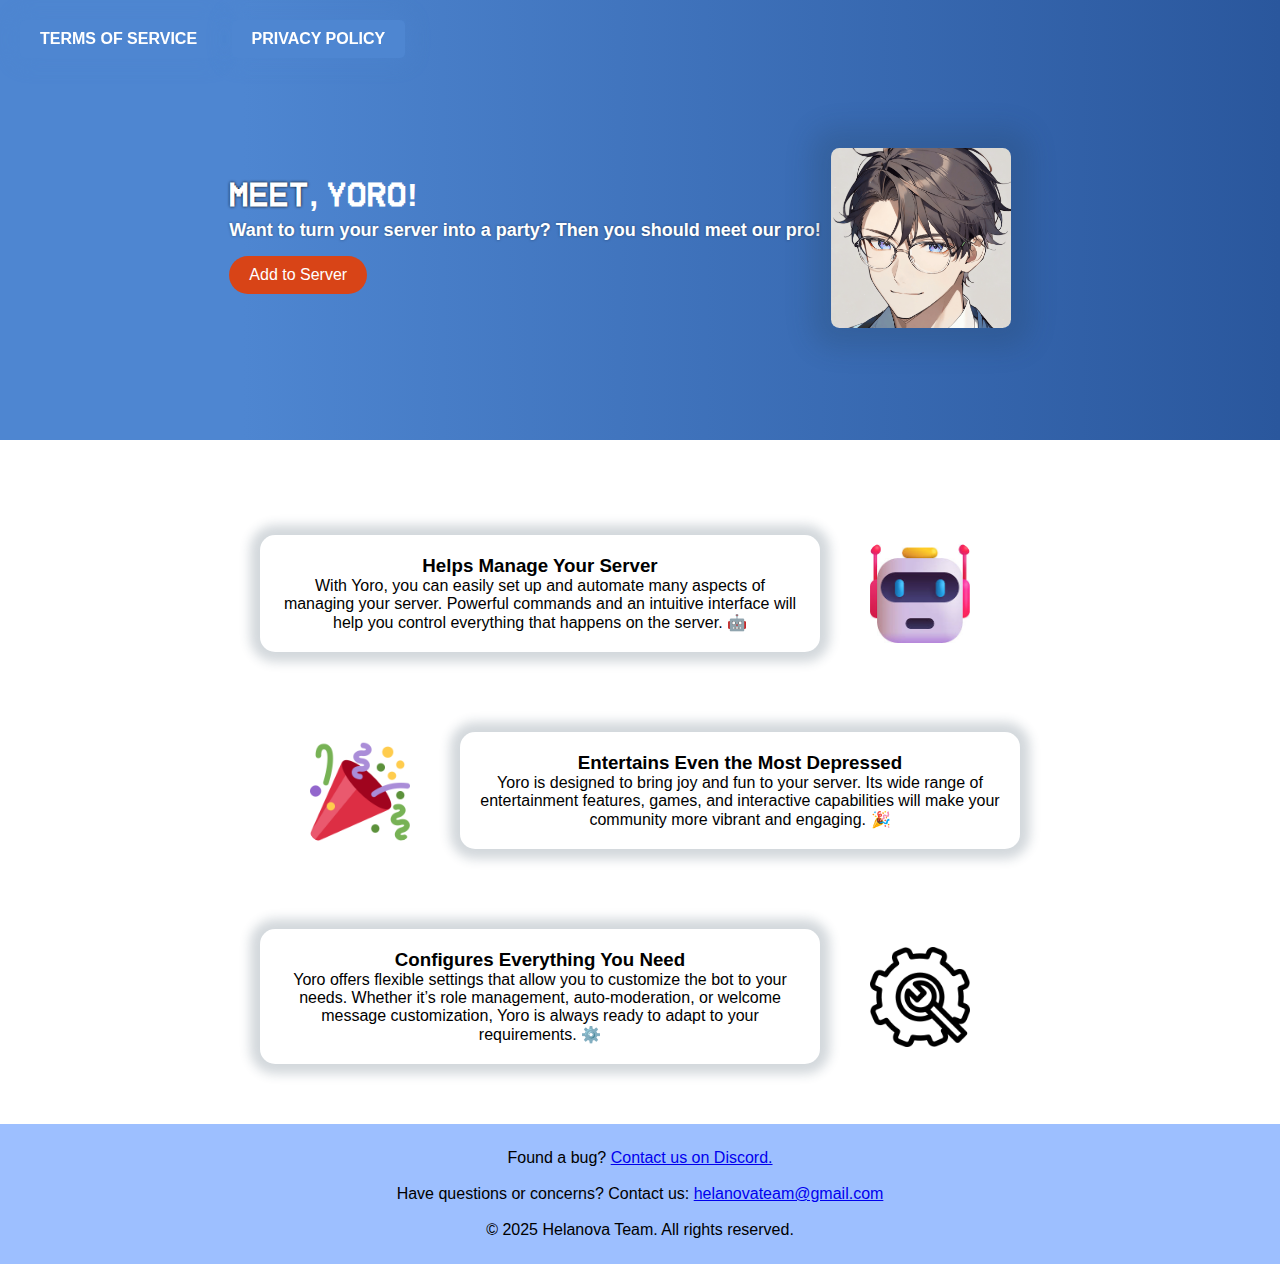
<file: index.html>
<!DOCTYPE html>
<html lang="en">
<head>
    <meta charset="UTF-8">
    <meta name="viewport" content="width=device-width, initial-scale=1.0">
    <title>Yoro Bot</title>
    <link rel="icon" href="assets/icons/Yoro.ico" type="image/x-icon">
    <link rel="stylesheet" href="style.css">
</head>
<body>
    <i class="fa-solid fa-angle-up has-text-white fa-2xl mt-5"></i>
    <header>
        <div class="nav-buttons">
            <a href="policy/tos.html" target="_parent">Terms of Service</a>
            <a href="policy/privacy.html" target="_parent">Privacy Policy</a>
        </div>
    </header>
    <div class="container">
        <div class="content">
            <div class="text">
                <div class="title">
                    <h1><span class="static-text" style="font-family: 'pixel'; text-shadow: 0px 0px 3px rgba(0,0,0,1);">Meet</span>, <span class="animated-text" style="font-family: 'pixel';">Yoro</span>!</h1>
                    <h2 style="text-shadow: 0px 0px 3px rgba(0,0,0,0.4); font-size: 18px; margin-top: -15px; margin-right: 30px;">Want to turn your server into a party? Then you should meet our pro!</h2>
                    <a href="https://discord.com/oauth2/authorize?client_id=1249961862859067453" class="joinbutton">Add to Server</a>
                </div>   
            </div>
            <div class="avatar">
                <img src="assets/images/Йоро.png" alt="Yoro Avatar" class="pixelavatar">
            </div>
        </div>
    </div>
    <div id="features" class="feat">
            <div class="feature">
                <div class="feature-content">
                    <h3>Helps Manage Your Server</h3>
                    <p>With Yoro, you can easily set up and automate many aspects of managing your server. Powerful commands and an intuitive interface will help you control everything that happens on the server. 🤖</p>
                </div>
                <img src="assets/images/робот.jpg" alt="Server Management">
            </div>
            <div class="feature">
                <div class="feature-content">
                    <h3>Entertains Even the Most Depressed</h3>
                    <p>Yoro is designed to bring joy and fun to your server. Its wide range of entertainment features, games, and interactive capabilities will make your community more vibrant and engaging. 🎉</p>
                </div>
                <img src="assets/images/хлопушка.png" alt="Entertainment">
            </div>
            <div class="feature">
                <div class="feature-content">
                    <h3>Configures Everything You Need</h3>
                    <p>Yoro offers flexible settings that allow you to customize the bot to your needs. Whether it’s role management, auto-moderation, or welcome message customization, Yoro is always ready to adapt to your requirements. ⚙️</p>
                </div>
                <img src="assets/images/шестерня.png" alt="Customization">
            </div>
        </div>
    <footer style="background-color: rgb(157, 191, 255); margin-top: -50px; height: 100px; align-content: center; font-family:Verdana, Geneva, Tahoma, sans-serif">
        <span>
             Found a bug? <a href="https://discord.gg/k2e6PCetBd">Contact us on Discord.</a>
        <br><br>Have questions or concerns? Contact us: <a href="mailto:helanovateam@gmail.com">helanovateam@gmail.com</a>
        <br><br>© 2025 Helanova Team. All rights reserved.</span>
    </footer>
</body>
</html>
</file>
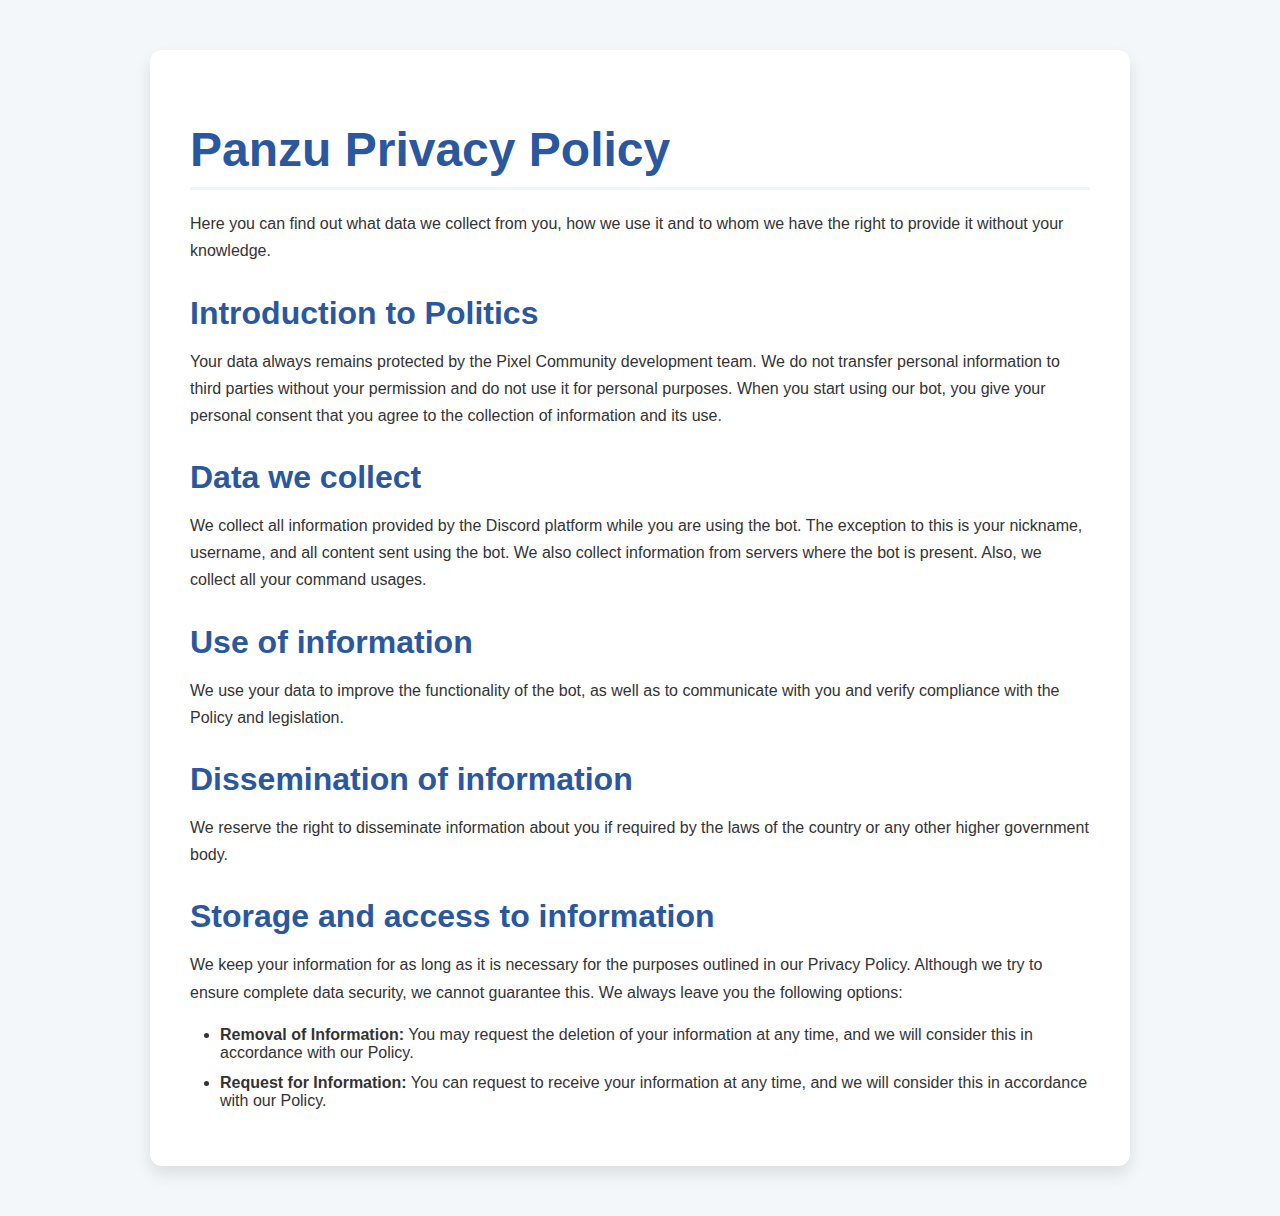
<file: privacy.html>
<!DOCTYPE html>
<html lang="en">
<head>
    <meta charset="UTF-8">
    <meta name="viewport" content="width=device-width, initial-scale=1.0">
    <title>Panzu Privacy Policy</title>
    <link rel="icon" href="assets/icons/Panzu.ico" type="image/x-icon">
    <link rel="stylesheet" href="styles.css"> </head>
<body>
<div class="body2">
    <h1>Panzu Privacy Policy</h1>
    <p>Here you can find out what data we collect from you, how we use it and to whom we have the right to provide it without your knowledge.</p>

    <h2>Introduction to Politics</h2>
    <p>Your data always remains protected by the Pixel Community development team. We do not transfer personal information to third parties without your permission and do not use it for personal purposes. When you start using our bot, you give your personal consent that you agree to the collection of information and its use.</p>

    <h2>Data we collect</h2>
    <p>We collect all information provided by the Discord platform while you are using the bot. The exception to this is your nickname, username, and all content sent using the bot. We also collect information from servers where the bot is present. Also, we collect all your command usages.</p>

    <h2>Use of information</h2>
    <p>We use your data to improve the functionality of the bot, as well as to communicate with you and verify compliance with the Policy and legislation.</p>

    <h2>Dissemination of information</h2>
    <p>We reserve the right to disseminate information about you if required by the laws of the country or any other higher government body.</p>

    <h2>Storage and access to information</h2>
    <p>We keep your information for as long as it is necessary for the purposes outlined in our Privacy Policy. Although we try to ensure complete data security, we cannot guarantee this. We always leave you the following options:</p>
    <ul>
        <li><strong>Removal of Information:</strong> You may request the deletion of your information at any time, and we will consider this in accordance with our Policy.</li>
        <li><strong>Request for Information:</strong> You can request to receive your information at any time, and we will consider this in accordance with our Policy.</li>
    </ul>
</div>
</body>
</html>
</file>
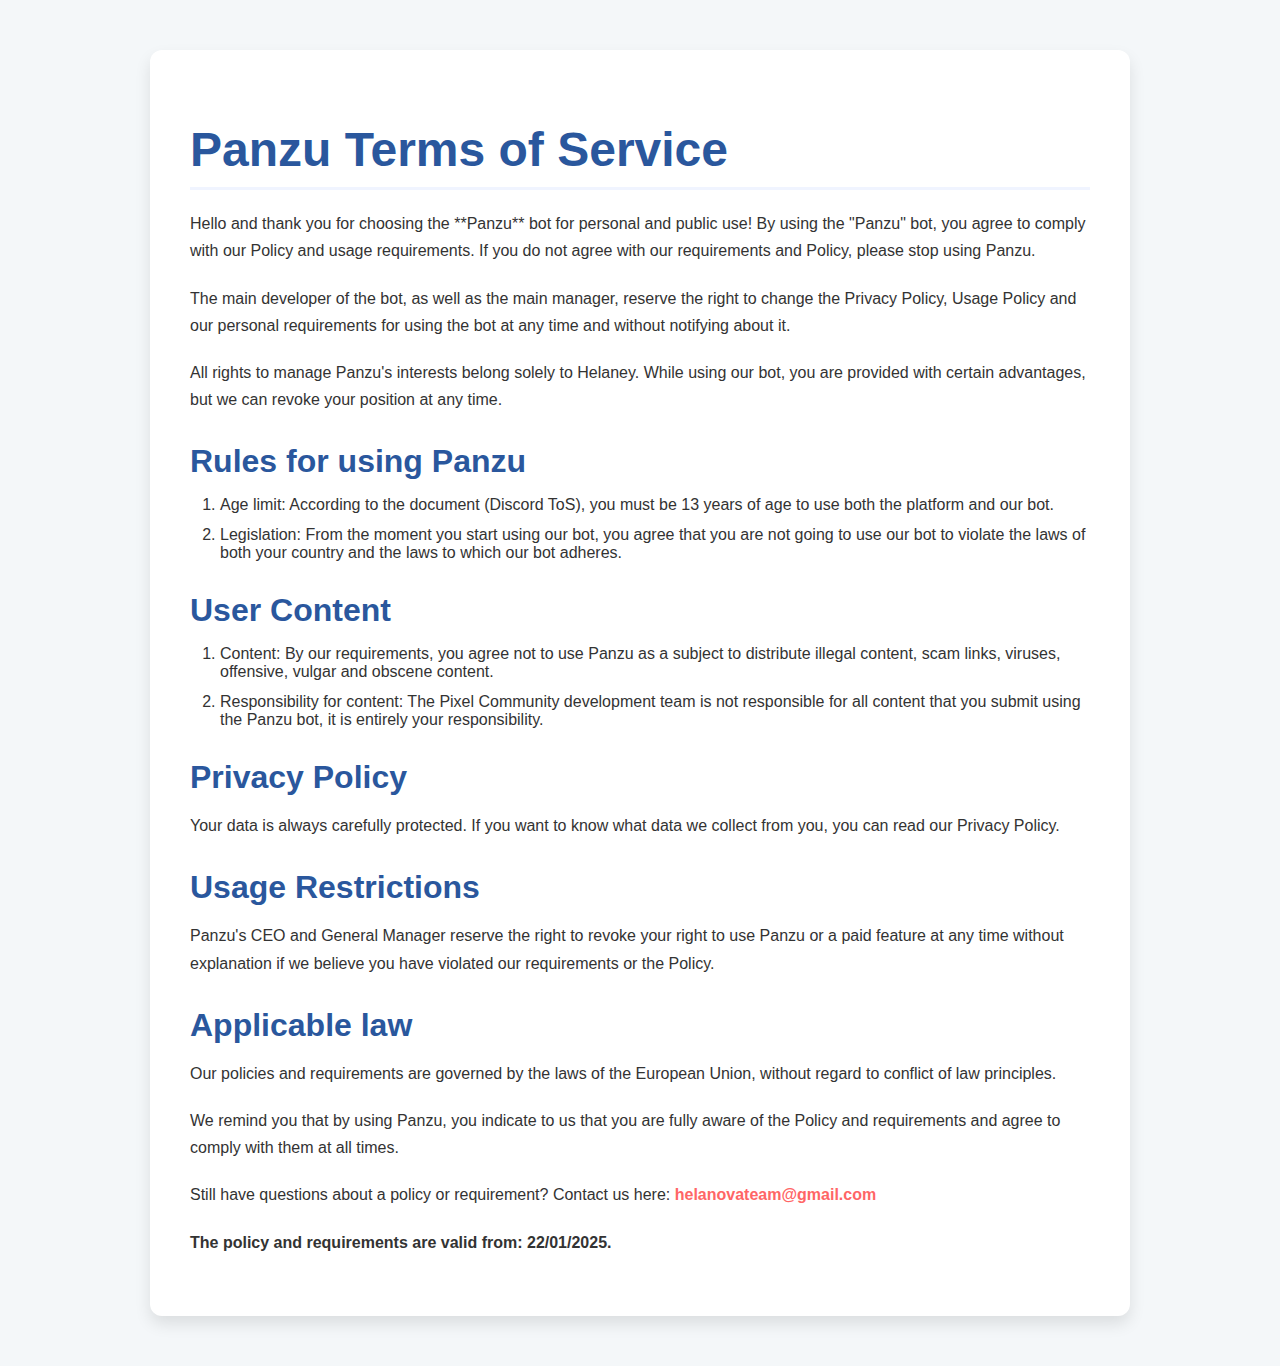
<file: terms.html>
<!DOCTYPE html>
<html lang="en">
<head>
    <meta charset="UTF-8">
    <meta name="viewport" content="width=device-width, initial-scale=1.0">
    <title>Panzu Terms of Service</title>
    <link rel="icon" href="assets/icons/Panzu.ico" type="image/x-icon">
    <link rel="stylesheet" href="styles.css"> </head>
<body>
    <div class="body2">
        <h1>Panzu Terms of Service</h1>
        <p>Hello and thank you for choosing the **Panzu** bot for personal and public use! By using the "Panzu" bot, you agree to comply with our Policy and usage requirements. If you do not agree with our requirements and Policy, please stop using Panzu.</p>

        <p>The main developer of the bot, as well as the main manager, reserve the right to change the Privacy Policy, Usage Policy and our personal requirements for using the bot at any time and without notifying about it.</p>

        <p>All rights to manage Panzu's interests belong solely to Helaney. While using our bot, you are provided with certain advantages, but we can revoke your position at any time.</p>

        <h2>Rules for using Panzu</h2>
        <ol>
            <li>Age limit: According to the document (Discord ToS), you must be 13 years of age to use both the platform and our bot.</li>
            <li>Legislation: From the moment you start using our bot, you agree that you are not going to use our bot to violate the laws of both your country and the laws to which our bot adheres.</li>
        </ol>

        <h2>User Content</h2>
        <ol>
            <li>Content: By our requirements, you agree not to use Panzu as a subject to distribute illegal content, scam links, viruses, offensive, vulgar and obscene content.</li>
            <li>Responsibility for content: The Pixel Community development team is not responsible for all content that you submit using the Panzu bot, it is entirely your responsibility.</li>
        </ol>

        <h2>Privacy Policy</h2>
        <p>Your data is always carefully protected. If you want to know what data we collect from you, you can read our Privacy Policy.</p>

        <h2>Usage Restrictions</h2>
        <p>Panzu's CEO and General Manager reserve the right to revoke your right to use Panzu or a paid feature at any time without explanation if we believe you have violated our requirements or the Policy.</p>

        <h2>Applicable law</h2>
        <p>Our policies and requirements are governed by the laws of the European Union, without regard to conflict of law principles.</p>
        <p>We remind you that by using Panzu, you indicate to us that you are fully aware of the Policy and requirements and agree to comply with them at all times.</p>

        <p>Still have questions about a policy or requirement? Contact us here: <a href="mailto:helanovateam@gmail.com">helanovateam@gmail.com</a></p>

        <p><strong>The policy and requirements are valid from: 22/01/2025.</strong></p>
    </div>
</body>
</html>
</file>
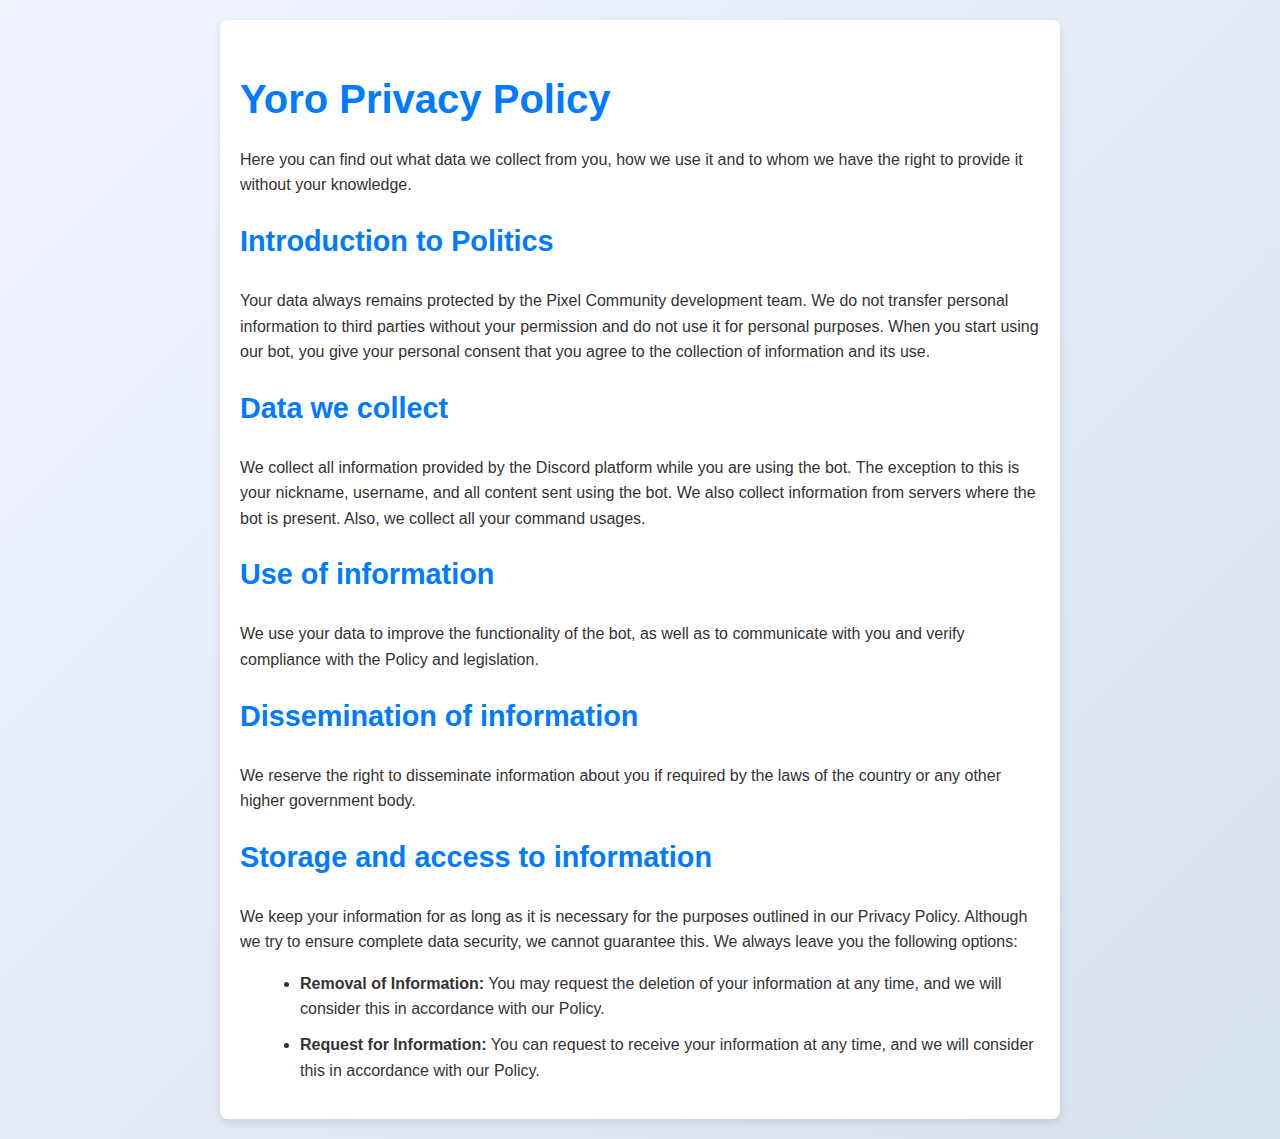
<file: policy/privacy.html>
<!DOCTYPE html>
<html lang="en">
<head>
    <meta charset="UTF-8">
    <meta name="viewport" content="width=device-width, initial-scale=1.0">
    <title>Privacy Policy</title>
    <link rel="icon" href="icons/Yoro.ico" type="image/x-icon">
    <link rel="stylesheet" href="tos.css">
</head>
<body>
<div class="body2">
    <h1>Yoro Privacy Policy</h1>
    <p>Here you can find out what data we collect from you, how we use it and to whom we have the right to provide it without your knowledge.</p>

    <h2>Introduction to Politics</h2>
    <p>Your data always remains protected by the Pixel Community development team. We do not transfer personal information to third parties without your permission and do not use it for personal purposes. When you start using our bot, you give your personal consent that you agree to the collection of information and its use.</p>

    <h2>Data we collect</h2>
    <p>We collect all information provided by the Discord platform while you are using the bot. The exception to this is your nickname, username, and all content sent using the bot. We also collect information from servers where the bot is present. Also, we collect all your command usages.</p>

    <h2>Use of information</h2>
    <p>We use your data to improve the functionality of the bot, as well as to communicate with you and verify compliance with the Policy and legislation.</p>

    <h2>Dissemination of information</h2>
    <p>We reserve the right to disseminate information about you if required by the laws of the country or any other higher government body.</p>

    <h2>Storage and access to information</h2>
    <p>We keep your information for as long as it is necessary for the purposes outlined in our Privacy Policy. Although we try to ensure complete data security, we cannot guarantee this. We always leave you the following options:</p>
    <ul>
        <li><strong>Removal of Information:</strong> You may request the deletion of your information at any time, and we will consider this in accordance with our Policy.</li>
        <li><strong>Request for Information:</strong> You can request to receive your information at any time, and we will consider this in accordance with our Policy.</li>
    </ul>
</div>
</body>
</html>
</file>
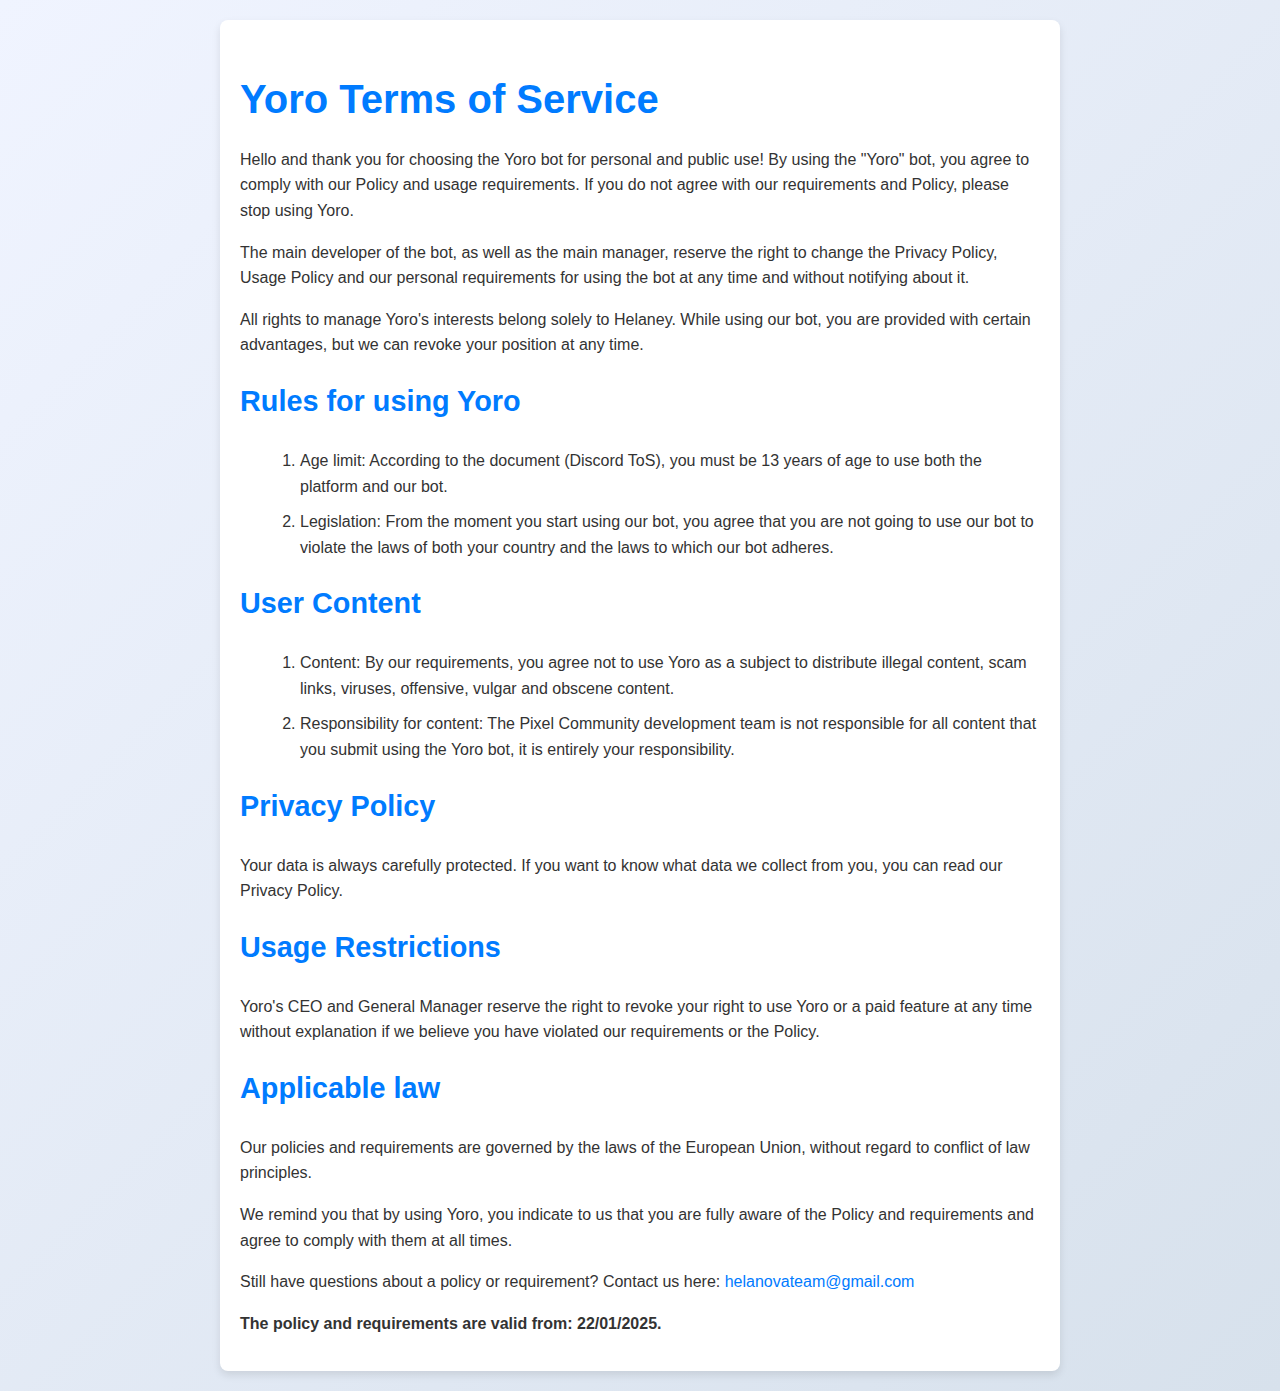
<file: policy/tos.html>
<!DOCTYPE html>
<html lang="en">
<head>
    <meta charset="UTF-8">
    <meta name="viewport" content="width=device-width, initial-scale=1.0">
    <title>Terms of Service</title>
    <link rel="icon" href="icons\Yoro.ico" type="image/x-icon">
    <link rel="stylesheet" href="tos.css">
</head>
<body>
    <div class="body2">
        <h1>Yoro Terms of Service</h1>
        <p>Hello and thank you for choosing the Yoro bot for personal and public use! By using the "Yoro" bot, you agree to comply with our Policy and usage requirements. If you do not agree with our requirements and Policy, please stop using Yoro.</p>

        <p>The main developer of the bot, as well as the main manager, reserve the right to change the Privacy Policy, Usage Policy and our personal requirements for using the bot at any time and without notifying about it.</p>

        <p>All rights to manage Yoro's interests belong solely to Helaney. While using our bot, you are provided with certain advantages, but we can revoke your position at any time.</p>

        <h2>Rules for using Yoro</h2>
        <ol>
            <li>Age limit: According to the document (Discord ToS), you must be 13 years of age to use both the platform and our bot.</li>
            <li>Legislation: From the moment you start using our bot, you agree that you are not going to use our bot to violate the laws of both your country and the laws to which our bot adheres.</li>
        </ol>

        <h2>User Content</h2>
        <ol>
            <li>Content: By our requirements, you agree not to use Yoro as a subject to distribute illegal content, scam links, viruses, offensive, vulgar and obscene content.</li>
            <li>Responsibility for content: The Pixel Community development team is not responsible for all content that you submit using the Yoro bot, it is entirely your responsibility.</li>
        </ol>

        <h2>Privacy Policy</h2>
        <p>Your data is always carefully protected. If you want to know what data we collect from you, you can read our Privacy Policy.</p>

        <h2>Usage Restrictions</h2>
        <p>Yoro's CEO and General Manager reserve the right to revoke your right to use Yoro or a paid feature at any time without explanation if we believe you have violated our requirements or the Policy.</p>

        <h2>Applicable law</h2>
        <p>Our policies and requirements are governed by the laws of the European Union, without regard to conflict of law principles.</p>
        <p>We remind you that by using Yoro, you indicate to us that you are fully aware of the Policy and requirements and agree to comply with them at all times.</p>

        <p>Still have questions about a policy or requirement? Contact us here: <a href="mailto:helanovateam@gmail.com">helanovateam@gmail.com</a></p>

        <p><strong>The policy and requirements are valid from: 22/01/2025.</strong></p>
    </div>
</body>
</html>
</file>
<file: style.css>
@font-face {
    font-family: 'pixel';
    src: url('assets/fonts/HomeVideo-Regular.otf');
}

html {
  scroll-behavior: smooth;
}

body {
    font-family: Arial, sans-serif;
    text-align: center;
    margin: 0;
    padding: 0;
}

body2 {
    background: linear-gradient(135deg, #f0f4ff, #d7e1ec);
    background-size: cover;
    height: 100vh;
    margin: 0;
    display: flex;
    align-items: center;
    justify-content: center;
    font-family: Arial, sans-serif;
}


.container {
    display: flex;
    flex-direction: column;
    min-height: 40vh;
    padding: 20px;
    background: rgb(78,134,209);
    background: linear-gradient(90deg, rgba(78,134,209,1) 19%, rgba(42,87,157,1) 100%);
    color: rgb(255, 255, 255);
    overflow-x: hidden;
}

#features {
    background-color: #ffffff;
    padding: 50px 20px;
    transition: background-color 1s ease;
    max-width: 800px;
    margin: 0 auto;
}

#features h2 {
    display: block;
    font-size: 24px;
    color: #333;
    margin-bottom: 20px;
    text-align: center;
}

.feature {
    display: flex;
    align-items: center;
    margin-bottom: 40px;
    margin-top: 25px;
    padding: 20px;
    background: #ffffff;
}

@keyframes slideLeftRight {
    0% {
        transform: translateX(-20%);
        opacity: 0;
    }
    50% {
        opacity: 0.8;
    }
    100% {
        transform: translateX(0);
        opacity: 1;
    }
}

@keyframes slideRightLeft {
    0% {
        transform: translateX(20%);
        opacity: 0;
    }
    50% {
        opacity: 0.8;
    }
    100% {
        transform: translateX(0);
        opacity: 1;
    }
}

.feature:nth-child(odd) {
    flex-direction: row;
    animation: slideRightLeft 1.3s ease-out;
}

.feature:nth-child(even) {
    flex-direction: row-reverse;
    animation: slideLeftRight 1.3s ease-out;
}

.feature-content {
    padding: 20px;
    text-align: center;
    flex: 1;
    color: rgb(0, 0, 0);
    border-radius: 15px;
    -webkit-box-shadow: 0px 0px 11px 10px rgba(34, 60, 80, 0.2);
    -moz-box-shadow: 0px 0px 11px 10px rgba(34, 60, 80, 0.2);
    box-shadow: 0px 0px 11px 10px rgba(34, 60, 80, 0.2);
}

.feature img {
    max-width: 100px;
    margin-right: 50px;
    margin-left: 50px;
}

.features_title {
    font-size: 30px;
}

h3, p {
    margin: 0;
}

header {
    padding: 20px 0;
    background: rgb(78,134,209);
    background: linear-gradient(90deg, rgba(78,134,209,1) 19%, rgba(42,87,157,1) 100%);
}

.nav-buttons {
    position: fixed;
    top: 20px;
    left: 20px;
    z-index: 1000;
}

.nav-buttons a {
    display: inline-block;
    padding: 10px 20px;
    margin-right: 10px;
    background-color: transparent;
    -webkit-box-shadow: 0px 0px 20px 5px rgba(78, 134, 209, 0.32);
    -moz-box-shadow: 0px 0px 20px 5px rgba(78, 134, 209, 0.32);
    box-shadow: 0px 0px 20px 5px rgba(78, 134, 209, 0.32);
    color: white;
    background-color: #4e86d1;
    font-family: 'Segoe UI', Tahoma, Geneva, Verdana, sans-serif;
    text-decoration: none;
    border-radius: 5px;
    animation: slideInFromTop 0.7s ease-in-out;
    transition: background-color 0.3s ease, color 0.3s ease;
    font-weight: bold;
    font-size: 16px;
    text-transform: uppercase;
}

.nav-buttons a:hover {
    background-color: #4d9ff1;
    -webkit-box-shadow: 0px 0px 14px 9px rgba(44, 122, 182, 0.2);
    -moz-box-shadow: 0px 0px 14px 9px rgba(44, 122, 182, 0.2);
    box-shadow: 0px 0px 14px 9px rgba(44, 122, 182, 0.2);
}

@keyframes slideInFromTop {
    0% {
        transform: translateY(-100%);
        opacity: 0;
    }
    100% {
        transform: translateY(0);
        opacity: 1;
    }
}

.content {
    flex: 1;
    display: flex;
    justify-content: stretch;
    align-items: center;
    text-align: left;
    margin: 0 auto;
    max-width: 900px;
}

.text {
    flex: 1;
    padding: 20px;
    text-align: center;
    color: white;
    margin-right: 50px;
}

.title {
    margin-bottom: 30px;
    text-align: left;
    max-width: 800px;
    margin-left: auto;
    margin-right: auto;
}

.static-text {
    color: #ffffff;
}

.animated-text {
    animation: rainbow 12s infinite ease;
}

@keyframes rainbow {
    0% { color: red; }
    16.67% { color: orange; }
    33.33% { color: yellow; }
    50% { color: rgb(31, 250, 31); }
    66.67% { color: rgb(211, 184, 255); }
    83.33% { color: rgb(199, 56, 255); }
    100% { color: red; }
}

.avatar {
    flex: 1;
    max-width: 150px;
    text-align: center;
    border-radius: 8px;
}

img {
    max-width: 100%;
    height: auto;
    border-radius: 10px;
}

footer {
    background-color: rgba(0, 31, 63, 0.7);
    padding: 20px 0;
}

footer p {
    margin: 0;
}

.title {
    margin-bottom: 30px;
}

.avatar img {
    width: 100%;
    border-radius: 7px;
    overflow: hidden;
    margin-left: -150px;
}

.button {
    display: inline-block;
    padding: 10px 20px;
    background-color: #FF6666;
    color: white;
    text-decoration: none;
    border-radius: 5px;
    transition: background-color 0.2s ease-in;
}

.button:hover {
    background-color: #FF9999;
}

.joinbutton {
    display: inline-block;
    padding: 10px 20px;
    color: white;
    font-family: 'Gill Sans', 'Gill Sans MT', Calibri, 'Trebuchet MS', sans-serif;
    text-decoration: none;
    transition: all 0.3s ease;
    margin-left: 0;
    display: block;
    width: fit-content;
    border-radius: 30px;
    background: rgb(216, 68, 23);
}


.pixelavatar {
    -webkit-box-shadow: 0px 0px 22px 16px rgba(34, 60, 80, 0.2);
    -moz-box-shadow: 0px 0px 22px 16px rgba(34, 60, 80, 0.2);
    box-shadow: 0px 0px 22px 16px rgba(34, 60, 80, 0.2);
    transition: 0.6s ease;
    scale: 120%;
}

.pixelavatar:hover {
    scale: 115%;
    rotate: 1deg;
}
</file>
<file: styles.css>
@font-face {
    font-family: 'pixel';
    src: url('assets/fonts/HomeVideo-Regular.otf');
}

html {
    scroll-behavior: smooth;
}

body {
    font-family: 'Segoe UI', Tahoma, Geneva, Verdana, sans-serif;
    text-align: center;
    margin: 0;
    padding: 0;
    color: #333;
    background-color: #f4f7f9;
    padding-top: 0;
}

header {
    position: fixed;
    width: 100%;
    top: 0;
    left: 0;
    z-index: 1000;
    background: linear-gradient(135deg, #4e86d1 0%, #2a579d 100%); 
    height: 80px;
    padding: 0;
    box-shadow: 0 4px 10px rgba(0, 0, 0, 0.2);
}

.nav-buttons {
    position: absolute;
    top: 50%;
    left: 20px;
    transform: translateY(-50%);
    z-index: 1001;
}

.nav-buttons a {
    display: inline-block;
    padding: 10px 20px;
    margin-right: 10px;
    background-color: #2a579d;
    color: white;
    text-decoration: none;
    border-radius: 8px;
    transition: all 0.3s ease;
    font-weight: 600;
    font-size: 16px;
    text-transform: uppercase;
    box-shadow: 0 4px 12px rgba(0, 0, 0, 0.15);
}

.nav-buttons a:hover {
    background-color: #4e86d1;
    transform: translateY(-2px);
    box-shadow: 0 6px 16px rgba(0, 0, 0, 0.2);
}

@keyframes slideInFromTop {
    0% { transform: translateY(-100%); opacity: 0; }
    100% { transform: translateY(0); opacity: 1; }
}
.nav-buttons a {
    animation: slideInFromTop 0.7s ease-in-out;
}

/* --- Главный Геройский Блок --- */
.container {
    display: flex;
    flex-direction: column;
    min-height: 80vh; /* Увеличенная высота */
    padding: 40px 20px;
    background: linear-gradient(135deg, #4e86d1 0%, #2a579d 100%); /* Более современный градиент */
    color: #ffffff;
    overflow-x: hidden;
    clip-path: polygon(0 0, 100% 0, 100% 90%, 0 100%); /* Изящный срез внизу */
    margin-bottom: -50px;
    min-height: 72vh; 
    padding: 40px 20px;
    margin-top: 80px;
}

.content {
    flex: 1;
    display: flex;
    justify-content: space-between;
    align-items: center;
    max-width: 1200px;
    margin: 0 auto;
    width: 100%;
    padding-top: 50px;
}

.text {
    flex: 1;
    padding: 20px;
    text-align: left; /* Выравнивание по левому краю для современного вида */
    color: white;
    margin-right: 50px;
}

.title h1 {
    font-size: 56px; /* Больше */
    font-weight: 700;
    margin-bottom: 10px;
    text-shadow: 2px 2px 4px rgba(0, 0, 0, 0.5);
}

.title h2 {
    font-size: 22px;
    margin-top: 0;
    margin-bottom: 30px;
    font-weight: 300;
    text-shadow: 1px 1px 3px rgba(0, 0, 0, 0.3);
}

.static-text {
    color: #ffffff;
    font-family: 'Segoe UI', Tahoma, Geneva, Verdana, sans-serif !important; /* Убираем 'pixel' здесь */
}

.animated-text {
    font-family: 'Segoe UI', Tahoma, Geneva, Verdana, sans-serif !important; /* Убираем 'pixel' здесь */
    animation: rainbow 12s infinite ease;
}

@keyframes rainbow {
    0% { color: #ff6666; }
    16.67% { color: #ff9966; }
    33.33% { color: #ffff66; }
    50% { color: #66ff66; }
    66.67% { color: #6699ff; }
    83.33% { color: #ff66ff; }
    100% { color: #ff6666; }
}

.joinbutton {
    display: inline-block;
    padding: 15px 35px;
    background: #FF6666; /* Яркая, контрастная кнопка */
    color: white;
    font-weight: 700;
    text-decoration: none;
    border-radius: 50px; /* Более округлая */
    transition: all 0.3s ease;
    box-shadow: 0 4px 15px rgba(255, 102, 102, 0.4);
    font-size: 18px;
    text-transform: uppercase;
}

.joinbutton:hover {
    background: #ff8080;
    transform: translateY(-3px) scale(1.05);
    box-shadow: 0 8px 20px rgba(255, 102, 102, 0.6);
}

.avatar {
    flex-shrink: 0;
    max-width: 300px; /* Увеличенный размер аватара */
    text-align: center;
}

.pixelavatar {
    width: 100%;
    border-radius: 15px;
    object-fit: cover;
    box-shadow: 0px 10px 30px rgba(0, 0, 0, 0.4); /* Более сильная тень */
    transition: 0.6s ease;
    scale: 100%; /* Базовый масштаб */
}

.pixelavatar:hover {
    scale: 105%;
    rotate: 1deg;
}

/* --- Блок с Фичами --- */
.feat {
    padding: 80px 20px;
    max-width: 1200px;
    margin: 0 auto;
    background-color: #f4f7f9;
}

.features_title {
    font-size: 36px;
    color: #2a579d;
    margin-bottom: 50px;
    font-weight: 700;
}

.feature {
    display: flex;
    align-items: center;
    margin-bottom: 60px;
    padding: 30px;
    background: #ffffff;
    border-radius: 15px;
    box-shadow: 0 10px 30px rgba(0, 0, 0, 0.05); /* Легкая, современная тень */
    transition: transform 0.3s ease;
}

.feature:hover {
    transform: translateY(-5px);
}

.feature:nth-child(odd) {
    flex-direction: row;
    animation: slideRightLeft 1.3s ease-out;
}

.feature:nth-child(even) {
    flex-direction: row-reverse;
    animation: slideLeftRight 1.3s ease-out;
}

.feature-content {
    padding: 20px;
    text-align: left;
    flex: 1;
    color: #333;
}

.feature-content h3 {
    font-size: 24px;
    color: #4e86d1;
    margin-bottom: 10px;
}

.feature-content p {
    font-size: 16px;
    line-height: 1.6;
}

.feature img {
    max-width: 150px; /* Увеличенные изображения */
    height: auto;
    border-radius: 10px;
    object-fit: cover;
    margin: 0 40px;
    flex-shrink: 0;
}

@keyframes slideLeftRight {
    0% { transform: translateX(-20%); opacity: 0; }
    100% { transform: translateX(0); opacity: 1; }
}

@keyframes slideRightLeft {
    0% { transform: translateX(20%); opacity: 0; }
    100% { transform: translateX(0); opacity: 1; }
}

/* --- Футер --- */
footer {
    background-color: #2a579d; /* Темнее для контраста */
    color: white;
    padding: 30px 20px;
    text-align: center;
    font-family:Verdana, Geneva, Tahoma, sans-serif;
}

footer span {
    line-height: 1.8;
}

footer a {
    color: #FF6666; /* Яркий акцент */
    text-decoration: none;
    font-weight: bold;
    transition: color 0.3s ease;
}

footer a:hover {
    color: #ff8080;
    text-decoration: underline;
}

/* --- Стили для ToS/Privacy (из tos.css) --- */
.body2 {
    max-width: 900px;
    margin: 50px auto;
    background-color: #fff;
    padding: 40px;
    border-radius: 12px; /* Более округлые углы */
    box-shadow: 0 8px 16px rgba(0, 0, 0, 0.1);
    text-align: left;
}

.body2 h1, .body2 h2 {
    color: #2a579d; /* Цвет брендинга */
    font-weight: 700;
}

.body2 h1 {
    font-size: 3em;
    margin-bottom: 20px;
    border-bottom: 3px solid #f0f4ff;
    padding-bottom: 10px;
}

.body2 h2 {
    font-size: 2em;
    margin-top: 30px;
    margin-bottom: 15px;
}

.body2 ul, .body2 ol {
    margin-left: 30px;
    padding-left: 0;
}

.body2 li {
    margin-bottom: 12px;
}

.body2 p {
    margin-bottom: 20px;
    font-size: 16px;
    line-height: 1.7;
}

.body2 a {
    color: #FF6666;
    text-decoration: none;
    font-weight: 600;
}

.body2 a:hover {
    text-decoration: underline;
}
</file>
<file: policy/tos.css>
body {
    font-family: Arial, sans-serif;
    margin: 0;
    padding: 20px;
    background: linear-gradient(135deg, #f0f4ff, #d7e1ec);
    color: #333;
    line-height: 1.6;
}

.body2 {
    max-width: 800px;
    margin: 0 auto;
    background-color: #fff;
    padding: 20px;
    border-radius: 8px;
    box-shadow: 0 4px 8px rgba(0, 0, 0, 0.1);
}

h1, h2 {
    color: #007bff;
}

h1 {
    font-size: 2.5em;
    margin-bottom: 10px;
}

h2 {
    font-size: 1.8em;
    margin-top: 20px;
}

ul, ol {
    margin-left: 20px;
}

li {
    margin-bottom: 10px;
}

p {
    margin-bottom: 15px;
}

a {
    color: #007bff;
    text-decoration: none;
}

a:hover {
    text-decoration: underline;
}
</file>
